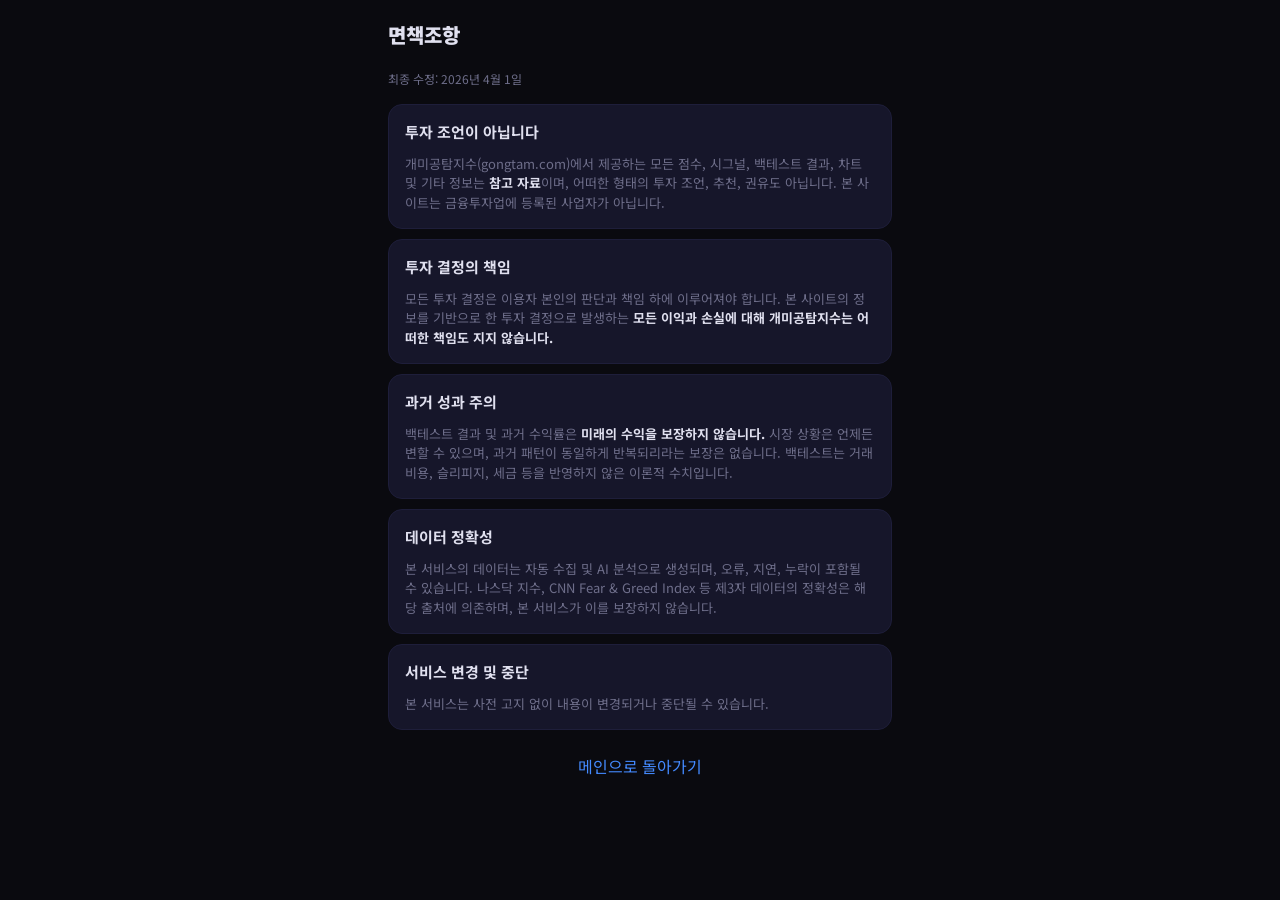
<file: disclaimer.html>
<!DOCTYPE html>
<html lang="ko">
<head>
<meta charset="UTF-8">
<meta name="viewport" content="width=device-width,initial-scale=1">
<title>면책조항 — 개미공탐지수</title>
<link rel="preconnect" href="https://fonts.googleapis.com">
<link rel="preconnect" href="https://fonts.gstatic.com" crossorigin>
<link href="https://fonts.googleapis.com/css2?family=Noto+Sans+KR:wght@400;700&display=swap" rel="stylesheet">
<link rel="stylesheet" href="assets/style.css">
</head>
<body>
<div style="max-width:560px;margin:0 auto;padding:20px 14px;">

<h1 style="font-size:20px;font-weight:900;margin-bottom:20px;">면책조항</h1>
<p style="font-size:12px;color:#6e6e8a;">최종 수정: 2026년 4월 1일</p>

<section class="card" style="margin-top:16px;">
<h3 class="section-title">투자 조언이 아닙니다</h3>
<p style="font-size:13px;color:#6e6e8a;">개미공탐지수(gongtam.com)에서 제공하는 모든 점수, 시그널, 백테스트 결과, 차트 및 기타 정보는 <strong style="color:#e0e0ef;">참고 자료</strong>이며, 어떠한 형태의 투자 조언, 추천, 권유도 아닙니다. 본 사이트는 금융투자업에 등록된 사업자가 아닙니다.</p>
</section>

<section class="card">
<h3 class="section-title">투자 결정의 책임</h3>
<p style="font-size:13px;color:#6e6e8a;">모든 투자 결정은 이용자 본인의 판단과 책임 하에 이루어져야 합니다. 본 사이트의 정보를 기반으로 한 투자 결정으로 발생하는 <strong style="color:#e0e0ef;">모든 이익과 손실에 대해 개미공탐지수는 어떠한 책임도 지지 않습니다.</strong></p>
</section>

<section class="card">
<h3 class="section-title">과거 성과 주의</h3>
<p style="font-size:13px;color:#6e6e8a;">백테스트 결과 및 과거 수익률은 <strong style="color:#e0e0ef;">미래의 수익을 보장하지 않습니다.</strong> 시장 상황은 언제든 변할 수 있으며, 과거 패턴이 동일하게 반복되리라는 보장은 없습니다. 백테스트는 거래 비용, 슬리피지, 세금 등을 반영하지 않은 이론적 수치입니다.</p>
</section>

<section class="card">
<h3 class="section-title">데이터 정확성</h3>
<p style="font-size:13px;color:#6e6e8a;">본 서비스의 데이터는 자동 수집 및 AI 분석으로 생성되며, 오류, 지연, 누락이 포함될 수 있습니다. 나스닥 지수, CNN Fear & Greed Index 등 제3자 데이터의 정확성은 해당 출처에 의존하며, 본 서비스가 이를 보장하지 않습니다.</p>
</section>

<section class="card">
<h3 class="section-title">서비스 변경 및 중단</h3>
<p style="font-size:13px;color:#6e6e8a;">본 서비스는 사전 고지 없이 내용이 변경되거나 중단될 수 있습니다.</p>
</section>

<p style="margin-top:24px;text-align:center;"><a href="/">메인으로 돌아가기</a></p>

</div>
</body>
</html>
</file>
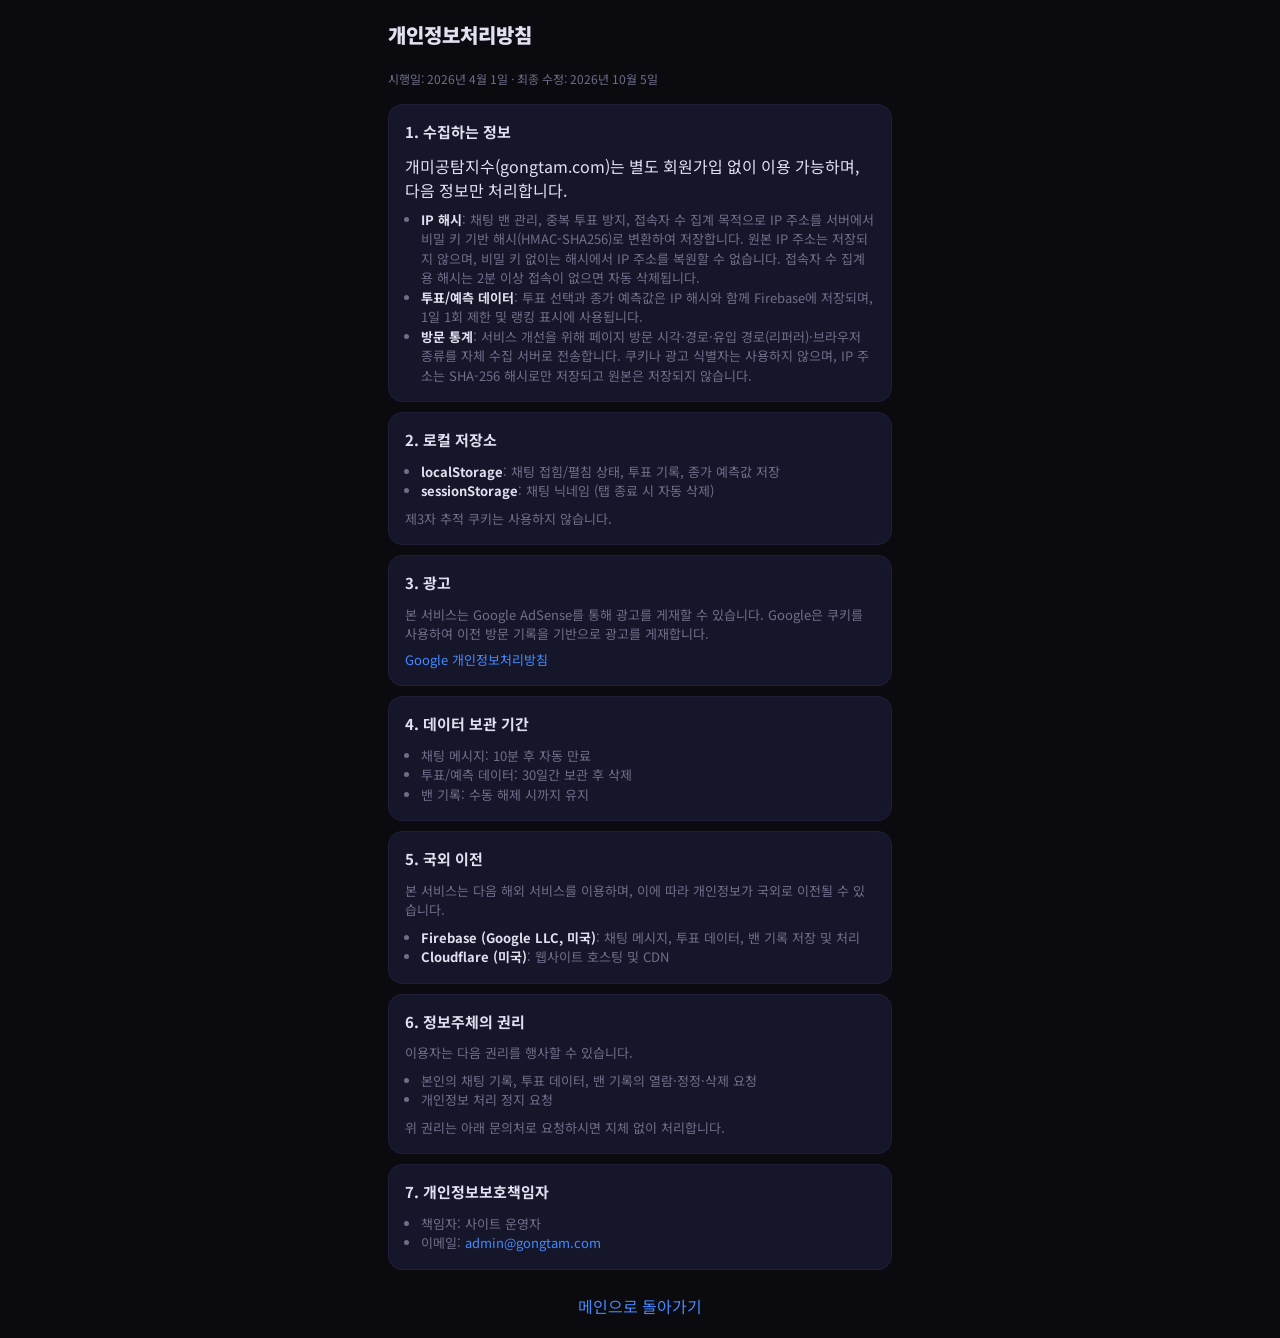
<file: privacy.html>
<!DOCTYPE html>
<html lang="ko">
<head>
<meta charset="UTF-8">
<meta name="viewport" content="width=device-width,initial-scale=1">
<title>개인정보처리방침 — 개미공탐지수</title>
<link rel="preconnect" href="https://fonts.googleapis.com">
<link rel="preconnect" href="https://fonts.gstatic.com" crossorigin>
<link href="https://fonts.googleapis.com/css2?family=Noto+Sans+KR:wght@400;700&display=swap" rel="stylesheet">
<link rel="stylesheet" href="assets/style.css">
</head>
<body>
<div style="max-width:560px;margin:0 auto;padding:20px 14px;">

<h1 style="font-size:20px;font-weight:900;margin-bottom:20px;">개인정보처리방침</h1>
<p style="font-size:12px;color:#6e6e8a;">시행일: 2026년 4월 1일 · 최종 수정: 2026년 10월 5일</p>

<section class="card" style="margin-top:16px;">
<h3 class="section-title">1. 수집하는 정보</h3>
<p>개미공탐지수(gongtam.com)는 별도 회원가입 없이 이용 가능하며, 다음 정보만 처리합니다.</p>
<ul style="margin:8px 0 0 16px;font-size:13px;color:#6e6e8a;">
  <li><strong style="color:#e0e0ef;">IP 해시</strong>: 채팅 밴 관리, 중복 투표 방지, 접속자 수 집계 목적으로 IP 주소를 서버에서 비밀 키 기반 해시(HMAC-SHA256)로 변환하여 저장합니다. 원본 IP 주소는 저장되지 않으며, 비밀 키 없이는 해시에서 IP 주소를 복원할 수 없습니다. 접속자 수 집계용 해시는 2분 이상 접속이 없으면 자동 삭제됩니다.</li>
  <li><strong style="color:#e0e0ef;">투표/예측 데이터</strong>: 투표 선택과 종가 예측값은 IP 해시와 함께 Firebase에 저장되며, 1일 1회 제한 및 랭킹 표시에 사용됩니다.</li>
  <li><strong style="color:#e0e0ef;">방문 통계</strong>: 서비스 개선을 위해 페이지 방문 시각·경로·유입 경로(리퍼러)·브라우저 종류를 자체 수집 서버로 전송합니다. 쿠키나 광고 식별자는 사용하지 않으며, IP 주소는 SHA-256 해시로만 저장되고 원본은 저장되지 않습니다.</li>
</ul>
</section>

<section class="card">
<h3 class="section-title">2. 로컬 저장소</h3>
<ul style="margin:0 0 0 16px;font-size:13px;color:#6e6e8a;">
  <li><strong style="color:#e0e0ef;">localStorage</strong>: 채팅 접힘/펼침 상태, 투표 기록, 종가 예측값 저장</li>
  <li><strong style="color:#e0e0ef;">sessionStorage</strong>: 채팅 닉네임 (탭 종료 시 자동 삭제)</li>
</ul>
<p style="font-size:13px;color:#6e6e8a;margin-top:8px;">제3자 추적 쿠키는 사용하지 않습니다.</p>
</section>

<section class="card">
<h3 class="section-title">3. 광고</h3>
<p style="font-size:13px;color:#6e6e8a;">본 서비스는 Google AdSense를 통해 광고를 게재할 수 있습니다. Google은 쿠키를 사용하여 이전 방문 기록을 기반으로 광고를 게재합니다.</p>
<p style="font-size:13px;margin-top:6px;"><a href="https://policies.google.com/privacy" target="_blank" rel="noopener">Google 개인정보처리방침</a></p>
</section>

<section class="card">
<h3 class="section-title">4. 데이터 보관 기간</h3>
<ul style="margin:0 0 0 16px;font-size:13px;color:#6e6e8a;">
  <li>채팅 메시지: 10분 후 자동 만료</li>
  <li>투표/예측 데이터: 30일간 보관 후 삭제</li>
  <li>밴 기록: 수동 해제 시까지 유지</li>
</ul>
</section>

<section class="card">
<h3 class="section-title">5. 국외 이전</h3>
<p style="font-size:13px;color:#6e6e8a;">본 서비스는 다음 해외 서비스를 이용하며, 이에 따라 개인정보가 국외로 이전될 수 있습니다.</p>
<ul style="margin:8px 0 0 16px;font-size:13px;color:#6e6e8a;">
  <li><strong style="color:#e0e0ef;">Firebase (Google LLC, 미국)</strong>: 채팅 메시지, 투표 데이터, 밴 기록 저장 및 처리</li>
  <li><strong style="color:#e0e0ef;">Cloudflare (미국)</strong>: 웹사이트 호스팅 및 CDN</li>
</ul>
</section>

<section class="card">
<h3 class="section-title">6. 정보주체의 권리</h3>
<p style="font-size:13px;color:#6e6e8a;">이용자는 다음 권리를 행사할 수 있습니다.</p>
<ul style="margin:8px 0 0 16px;font-size:13px;color:#6e6e8a;">
  <li>본인의 채팅 기록, 투표 데이터, 밴 기록의 열람·정정·삭제 요청</li>
  <li>개인정보 처리 정지 요청</li>
</ul>
<p style="font-size:13px;color:#6e6e8a;margin-top:8px;">위 권리는 아래 문의처로 요청하시면 지체 없이 처리합니다.</p>
</section>

<section class="card">
<h3 class="section-title">7. 개인정보보호책임자</h3>
<ul style="margin:0 0 0 16px;font-size:13px;color:#6e6e8a;">
  <li>책임자: 사이트 운영자</li>
  <li>이메일: <a href="mailto:admin@gongtam.com">admin@gongtam.com</a></li>
</ul>
</section>

<p style="margin-top:24px;text-align:center;"><a href="/">메인으로 돌아가기</a></p>

</div>
</body>
</html>
</file>
<file: assets/style.css>
/* ══════════════════════════════════════════
   개미공탐지수 — gongtam.com
   Dark theme · Mobile first · max-width 560px
   ══════════════════════════════════════════ */

:root {
  --bg: #0a0a0f;
  --bg2: #12121c;
  --card: #16162a;
  --card-border: #1e1e3a;
  --text: #e0e0ef;
  --dim: #6e6e8a;
  /* 액센트 3색 — 공유 디자인 토큰 값 정렬 (2026-07-05 BLACKSITE 개정):
     green→go #00C853 · red→crit #E10600 · orange→warn #FFAB00 (strike=crit 통합에
     따른 의미 매핑 — 사령관 결정). yellow(#FFD600)·blue는 이 페이지 고유 유지. */
  --green: #00C853;
  --green-dark: #009624;
  --red: #E10600;
  --orange: #FFAB00;
  --yellow: #FFD600;
  --blue: #448aff;
  --radius: 14px;
}

* { margin: 0; padding: 0; box-sizing: border-box; }

body {
  font-family: 'Noto Sans KR', -apple-system, sans-serif;
  background: var(--bg);
  color: var(--text);
  max-width: 560px;
  margin: 0 auto;
  padding: 0 14px env(safe-area-inset-bottom);
  -webkit-font-smoothing: antialiased;
  line-height: 1.5;
}

.mono { font-family: 'JetBrains Mono', monospace; }

/* ── 헤더 ── */
.header {
  display: flex;
  justify-content: space-between;
  align-items: center;
  padding: 16px 0 8px;
}
.logo {
  font-size: 18px;
  font-weight: 900;
  background: linear-gradient(135deg, var(--yellow), var(--green));
  -webkit-background-clip: text;
  -webkit-text-fill-color: transparent;
  background-clip: text;
}
.updated { font-size: 11px; color: var(--dim); }

/* ── 게이지 ── */
.gauge-section { text-align: center; padding: 4px 0 0; }
.gauge-container { position: relative; width: 280px; margin: 0 auto; }
.gauge-svg { width: 100%; height: auto; display: block; }
.gauge-center {
  position: absolute;
  bottom: 12px;
  left: 50%;
  transform: translateX(-50%);
  text-align: center;
}
.gauge-score {
  font-family: 'JetBrains Mono', monospace;
  font-size: 52px;
  font-weight: 800;
  line-height: 1;
  transition: color .5s;
}
.gauge-grade {
  font-size: 16px;
  font-weight: 700;
  margin-top: 2px;
  transition: color .5s;
}
.score-pills {
  display: flex;
  justify-content: center;
  align-items: center;
  gap: 0;
  margin-top: 10px;
}
.pill { text-align: center; padding: 0 16px; }
.pill-label { font-size: 11px; color: var(--dim); display: block; }
.pill-value { font-size: 20px; font-weight: 800; display: block; }
.pill-divider { width: 1px; height: 28px; background: var(--card-border); }
.gauge-date { font-size: 11px; color: var(--dim); margin-top: 6px; }

/* ── 24시간 스파크라인 ── */
.spark-section {
  background: var(--card);
  border: 1px solid var(--card-border);
  border-radius: var(--radius);
  padding: 10px 14px;
  margin: 8px 0;
}
.spark-label { font-size: 11px; color: var(--dim); margin-bottom: 4px; }
.spark-svg { width: 100%; height: 60px; display: block; }
.spark-section { position: relative; overflow: hidden; }
.spark-range { display: flex; justify-content: space-between; font-size: 10px; color: var(--dim); margin-top: 2px; }

/* ── 시그널 배지 ── */
.signal-section { text-align: center; margin: 10px 0; }
.signal-badge {
  display: inline-block;
  padding: 8px 24px;
  border-radius: 999px;
  font-size: 15px;
  font-weight: 700;
  border: 2px solid var(--card-border);
  background: var(--bg2);
  transition: all .3s;
}

/* ── 스탯 카드 (3열) ── */
.stats-row { display: flex; gap: 8px; margin: 10px 0; }
.stat-card {
  flex: 1;
  background: var(--card);
  border: 1px solid var(--card-border);
  border-radius: var(--radius);
  padding: 12px 8px;
  text-align: center;
}
.stat-label { font-size: 11px; color: #9a9ab0; display: block; letter-spacing: -0.3px; }
.stat-value { font-size: 20px; font-weight: 900; display: block; margin: 4px 0; color: #fff; }
.stat-sub { font-size: 12px; font-weight: 700; }

/* ── 카드 ── */
.card {
  background: var(--card);
  border: 1px solid var(--card-border);
  border-radius: var(--radius);
  padding: 16px;
  margin: 10px 0;
}
.section-title {
  font-size: 15px;
  font-weight: 700;
  margin-bottom: 10px;
}
.badge {
  font-size: 10px;
  font-weight: 600;
  color: var(--dim);
  background: var(--bg2);
  padding: 2px 8px;
  border-radius: 999px;
  margin-left: 6px;
  vertical-align: middle;
}

/* ── 광고 슬롯 ── */
.ad-slot {
  min-height: 90px;
  margin: 12px 0;
  border-radius: var(--radius);
  display: flex;
  align-items: center;
  justify-content: center;
}

/* ── 투표 ── */
.vote-buttons { display: flex; gap: 10px; }
.vote-btn {
  flex: 1;
  padding: 14px;
  border: 2px solid var(--card-border);
  border-radius: 12px;
  background: var(--bg2);
  color: var(--text);
  font-size: 15px;
  font-weight: 700;
  cursor: pointer;
  transition: all .2s;
}
.vote-btn:active { transform: scale(0.97); }
.vote-up:hover { border-color: var(--green); }
.vote-down:hover { border-color: var(--red); }
.vote-bar-wrap {
  height: 8px;
  background: var(--red);
  border-radius: 4px;
  overflow: hidden;
  margin: 12px 0 6px;
}
.vote-bar-up {
  height: 100%;
  background: var(--green);
  border-radius: 4px;
  transition: width .6s ease;
}
.vote-labels { display: flex; justify-content: space-between; }
.vote-pct { font-size: 14px; font-weight: 700; }

/* ── SVG 차트 ── */
.chart-header { display: flex; justify-content: space-between; align-items: center; }
.chart-tabs { display: flex; gap: 4px; }
.chart-tab {
  background: none;
  border: 1px solid var(--card-border);
  color: var(--dim);
  font-size: 11px;
  font-weight: 600;
  padding: 4px 10px;
  border-radius: 999px;
  cursor: pointer;
  transition: all .2s;
}
.chart-tab.active { background: var(--blue); color: #fff; border-color: var(--blue); }
.svg-chart-wrap { position: relative; margin-top: 12px; }
.trend-svg { width: 100%; height: 200px; display: block; }
.chart-tooltip {
  display: none;
  position: absolute;
  background: #222240;
  color: #fff;
  padding: 6px 10px;
  border-radius: 8px;
  font-size: 11px;
  pointer-events: none;
  z-index: 10;
  white-space: nowrap;
  box-shadow: 0 4px 12px rgba(0,0,0,0.4);
}

/* ── 백테스트 카드 ── */
.bt-sub { font-size: 11px; color: var(--dim); margin-bottom: 10px; }
.bt-cards { display: flex; gap: 8px; }
.bt-card {
  flex: 1;
  background: var(--bg2);
  border-radius: 12px;
  padding: 12px;
  text-align: center;
  border: 1px solid transparent;
  transition: border-color .2s;
}
.bt-card:hover { border-color: var(--card-border); }
.bt-name { font-size: 11px; color: var(--dim); font-weight: 600; }
.bt-return { font-size: 22px; font-weight: 800; margin: 4px 0; }
.bt-win { font-size: 12px; color: var(--dim); }
.bt-trades { font-size: 10px; color: var(--dim); margin-top: 2px; }

/* ── 종가 맞추기 ── */
.predict-desc { font-size: 12px; color: var(--dim); margin-bottom: 10px; }
.predict-input-row { display: flex; gap: 8px; }
.predict-input {
  flex: 1;
  background: var(--bg2);
  border: 1px solid var(--card-border);
  border-radius: 10px;
  padding: 10px 14px;
  color: var(--text);
  font-family: 'JetBrains Mono', monospace;
  font-size: 16px;
  outline: none;
}
.predict-input:focus { border-color: var(--blue); }
.predict-btn {
  background: var(--blue);
  color: #fff;
  border: none;
  border-radius: 10px;
  padding: 10px 18px;
  font-size: 14px;
  font-weight: 700;
  cursor: pointer;
}
.predict-btn:disabled { opacity: 0.4; cursor: not-allowed; }
.predict-rank { margin-top: 12px; }
.rank-item { display: flex; justify-content: space-between; padding: 6px 0; border-bottom: 1px solid var(--card-border); font-size: 12px; }
.rank-pos { font-weight: 700; width: 24px; }
.rank-diff { color: var(--dim); }

/* ── 달력 히트맵 ── */
.cal-header { display: flex; justify-content: space-between; align-items: center; margin-bottom: 8px; }
.cal-nav { display: flex; align-items: center; gap: 8px; }
.cal-btn {
  background: var(--bg2);
  border: 1px solid var(--card-border);
  color: var(--text);
  width: 28px; height: 28px;
  border-radius: 6px;
  cursor: pointer;
  font-size: 14px;
  display: flex;
  align-items: center;
  justify-content: center;
}
.cal-month { font-size: 13px; font-weight: 700; }
.cal-legend { display: flex; gap: 10px; margin-bottom: 8px; flex-wrap: wrap; }
.cal-leg-item { font-size: 10px; color: var(--dim); display: flex; align-items: center; gap: 3px; }
.cal-dot { width: 8px; height: 8px; border-radius: 2px; display: inline-block; }
.cal-weekdays { display: grid; grid-template-columns: repeat(7, 1fr); gap: 3px; margin-bottom: 3px; }
.cal-weekdays span { font-size: 9px; color: var(--dim); text-align: center; font-weight: 600; }
.cal-grid { display: grid; grid-template-columns: repeat(7, 1fr); gap: 3px; }
.cal-cell {
  aspect-ratio: 1;
  border-radius: 4px;
  cursor: pointer;
  position: relative;
  transition: transform .15s;
  display: flex;
  align-items: center;
  justify-content: center;
  font-size: 9px;
  color: rgba(255,255,255,0.5);
  font-weight: 600;
}
.cal-cell:hover { transform: scale(1.3); z-index: 5; }
.cal-cell.empty { background: transparent; cursor: default; }
.cal-cell.empty:hover { transform: none; }
.cal-tooltip {
  display: none;
  position: fixed;
  background: #222240;
  color: #fff;
  padding: 6px 10px;
  border-radius: 8px;
  font-size: 11px;
  pointer-events: none;
  z-index: 100;
  box-shadow: 0 4px 12px rgba(0,0,0,0.5);
}

/* ── 방법론 ── */
.method-desc { font-size: 13px; color: var(--dim); margin-bottom: 12px; }
.method-stats { display: grid; grid-template-columns: repeat(4, 1fr); gap: 6px; }
.method-stat { text-align: center; padding: 8px 0; }
.method-num { font-size: 18px; font-weight: 800; }
.method-label { font-size: 10px; color: var(--dim); margin-top: 2px; }
.method-details { margin-top: 12px; }
.method-details summary { font-size: 12px; color: var(--blue); cursor: pointer; font-weight: 600; }
.method-details ul { margin: 8px 0 0 16px; font-size: 12px; color: var(--dim); }
.method-details li { margin-bottom: 4px; }
.method-details strong { color: var(--text); }

/* ── CNN 비교 ── */
.cnn-compare { display: flex; align-items: center; }
.cnn-col { flex: 1; text-align: center; }
.cnn-label { font-size: 12px; color: #9a9ab0; letter-spacing: -0.3px; }
.cnn-score { font-size: 38px; font-weight: 900; margin: 6px 0; color: #fff; }
.cnn-grade { font-size: 14px; font-weight: 700; }
.cnn-vs-badge {
  background: var(--bg2);
  border: 1px solid var(--card-border);
  border-radius: 999px;
  padding: 4px 10px;
  font-size: 11px;
  font-weight: 800;
  color: var(--dim);
}
.cnn-note { font-size: 11px; color: var(--dim); text-align: center; margin-top: 10px; }

/* ── 일별 기록 테이블 ── */
.table-scroll { overflow-x: auto; }
.day-table { width: 100%; border-collapse: collapse; font-size: 12px; white-space: nowrap; }
.day-table th { text-align: left; color: var(--dim); font-weight: 600; padding: 6px 8px; border-bottom: 1px solid var(--card-border); }
.day-table td { padding: 6px 8px; border-bottom: 1px solid rgba(30,30,58,0.5); }

/* ── 푸터 ── */
.footer { text-align: center; padding: 24px 0 16px; }
.footer-disc { font-size: 10px; color: var(--dim); max-width: 320px; margin: 0 auto 8px; }
.footer-links { font-size: 11px; margin-bottom: 8px; }
.footer-links a { color: var(--dim); text-decoration: none; }
.footer-links a:hover { color: var(--blue); }
.footer-copy { font-size: 10px; color: #444; }

/* ── 유틸 ── */
.up { color: var(--green) !important; }
.down { color: var(--red) !important; }
.dim { color: var(--dim); }
a { color: var(--blue); text-decoration: none; }
a:hover { text-decoration: underline; }

/* ── 채팅 (하단 고정) ── */
.chat-wrap {
  position: fixed;
  bottom: 0;
  left: 50%;
  transform: translateX(-50%);
  width: 100%;
  max-width: 560px;
  z-index: 1000;
  background: #10101f;
  border-top: 1px solid var(--card-border);
  border-radius: 16px 16px 0 0;
  box-shadow: 0 -4px 20px rgba(0,0,0,0.6);
  transition: height .3s ease;
  overflow: hidden;
}
.chat-wrap.collapsed { height: 40px; }
.chat-wrap.expanded { height: 320px; }
.chat-header {
  display: flex;
  align-items: center;
  padding: 10px 16px;
  cursor: pointer;
  user-select: none;
  gap: 8px;
}
.chat-title { font-size: 13px; font-weight: 700; flex: 1; }
.chat-online { font-size: 11px; color: var(--green); font-weight: 600; }
.chat-arrow {
  font-size: 10px;
  color: var(--dim);
  transition: transform .3s;
}
.chat-wrap.collapsed .chat-arrow { transform: rotate(0deg); }
.chat-wrap.expanded .chat-arrow { transform: rotate(180deg); }
.chat-body {
  display: flex;
  flex-direction: column;
  height: calc(100% - 40px);
}
.chat-messages {
  flex: 1;
  overflow-y: auto;
  padding: 4px 12px 8px;
  font-family: 'Noto Sans KR', -apple-system, sans-serif;
  font-size: 13px;
  scroll-behavior: smooth;
}
.chat-msg {
  padding: 4px 0;
  line-height: 1.6;
  word-break: break-word;
}
.chat-msg-nick {
  font-weight: 700;
  font-size: 12px;
  cursor: pointer;
  margin-right: 6px;
  letter-spacing: -0.3px;
}
.chat-msg-text { color: var(--text); font-size: 13px; }
.chat-msg-time { font-size: 10px; color: #555; margin-left: 6px; }
.chat-msg-admin .chat-msg-nick { color: #E10600 !important; }
.chat-msg-admin .chat-msg-text { color: #E10600; }
.chat-banned {
  flex: 1;
  display: flex;
  align-items: center;
  justify-content: center;
  font-size: 16px;
  color: var(--dim);
  font-weight: 700;
}
.chat-input-row {
  display: flex;
  align-items: center;
  gap: 6px;
  padding: 8px 12px;
  border-top: 1px solid var(--card-border);
  background: #0c0c18;
}
.chat-nick {
  font-size: 10px;
  font-weight: 700;
  white-space: nowrap;
  max-width: 90px;
  overflow: hidden;
  text-overflow: ellipsis;
}
.chat-input {
  flex: 1;
  background: var(--bg2);
  border: 1px solid var(--card-border);
  border-radius: 8px;
  padding: 7px 10px;
  color: var(--text);
  font-size: 13px;
  outline: none;
  font-family: 'Noto Sans KR', sans-serif;
}
.chat-input:focus { border-color: var(--blue); }
.chat-input:disabled { opacity: 0.3; }
.chat-send {
  background: var(--blue);
  color: #fff;
  border: none;
  border-radius: 8px;
  padding: 7px 12px;
  font-size: 12px;
  font-weight: 700;
  cursor: pointer;
  white-space: nowrap;
}
.chat-send:disabled { opacity: 0.3; cursor: not-allowed; }
.chat-admin-action {
  display: inline-block;
  background: #E10600;
  color: #fff;
  font-size: 10px;
  font-weight: 700;
  padding: 2px 8px;
  border-radius: 4px;
  cursor: pointer;
  margin-left: 4px;
  border: none;
}
/* 본문에 채팅 높이만큼 패딩 */
#app { padding-bottom: 48px; }

/* ── 반응형 ── */
@media (max-width: 380px) {
  .stats-row { flex-direction: column; }
  .bt-cards { flex-direction: column; }
  .method-stats { grid-template-columns: repeat(2, 1fr); }
}

/* ── 개미 vs 월가 히어로 스트립 (개선안 A, 2026-08-28) ── */
.vs-strip {
  background: linear-gradient(180deg, var(--card), var(--bg2));
  border: 1px solid var(--card-border);
  border-radius: var(--radius);
  padding: 14px 16px;
  margin: 12px 0 8px;
}
.vs-row { display: flex; align-items: center; justify-content: space-between; }
.vs-col { flex: 1; text-align: center; }
.vs-mid { text-align: center; padding: 0 8px; }
.vs-label { font-size: 11px; color: #9a9ab0; display: block; }
.vs-score { font-size: 30px; font-weight: 800; display: block; line-height: 1.15; }
.vs-grade { font-size: 12px; font-weight: 700; }
.vs-gap { font-size: 15px; font-weight: 800; color: var(--yellow); display: block; }
.vs-bar {
  width: 84px; height: 5px; background: var(--card-border);
  border-radius: 3px; margin: 5px auto 0; position: relative; overflow: hidden;
}
.vs-bar-fill {
  position: absolute; top: 0; height: 100%;
  background: linear-gradient(90deg, var(--red), var(--orange));
  border-radius: 3px;
}
.vs-note { font-size: 11px; color: #9a9ab0; text-align: center; margin: 8px 0 0; }

/* ── 섹션 칩 내비 (개선안 A) ── */
.chip-nav {
  display: flex; gap: 6px; padding: 8px 0;
  position: sticky; top: 0; z-index: 20;
  background: var(--bg);
  overflow-x: auto; -webkit-overflow-scrolling: touch;
}
.chip {
  font-size: 11px; font-weight: 700; padding: 5px 12px;
  border-radius: 999px; background: var(--bg2);
  border: 1px solid var(--card-border); color: #9a9ab0;
  cursor: pointer; white-space: nowrap; font-family: inherit;
}
.chip.active { border-color: var(--yellow); color: var(--yellow); background: var(--card); }

/* ── 추이 차트 범례 (개선안 A) ── */
.chart-legend { display: flex; gap: 12px; font-size: 10px; color: #9a9ab0; margin: 0 0 6px; }
.chart-legend .leg-line { display: inline-block; width: 14px; height: 2px; vertical-align: middle; margin-right: 4px; }
.chart-legend .leg-dash { background-image: linear-gradient(90deg, currentColor 60%, transparent 40%); }


/* 오늘의 투자 운세 배너 */
.unse-banner {
  display: flex; align-items: center; gap: 12px;
  margin: 16px 0; padding: 14px 16px;
  background: linear-gradient(135deg, rgba(255,214,0,.07), rgba(22,22,42,.9));
  border: 1px solid rgba(255,214,0,.28);
  border-radius: var(--radius);
  text-decoration: none; color: var(--text);
  transition: border-color .18s, transform .12s ease;
}
.unse-banner:active { transform: scale(.99); }
.unse-banner:hover { border-color: rgba(255,214,0,.5); }
.unse-icon {
  flex: 0 0 38px; height: 38px;
  display: grid; place-content: center;
  font-size: 19px; color: var(--yellow);
  background: rgba(255,214,0,.1);
  border: 1px solid rgba(255,214,0,.22);
  border-radius: 50%;
}
.unse-copy { flex: 1; min-width: 0; }
.unse-copy b { display: block; font-size: 15px; font-weight: 700; letter-spacing: -.02em; }
.unse-copy small { display: block; font-size: 11.5px; color: var(--dim); margin-top: 2px; }
.unse-go { flex: 0 0 auto; color: var(--yellow); font-size: 17px; opacity: .75; }
</file>
